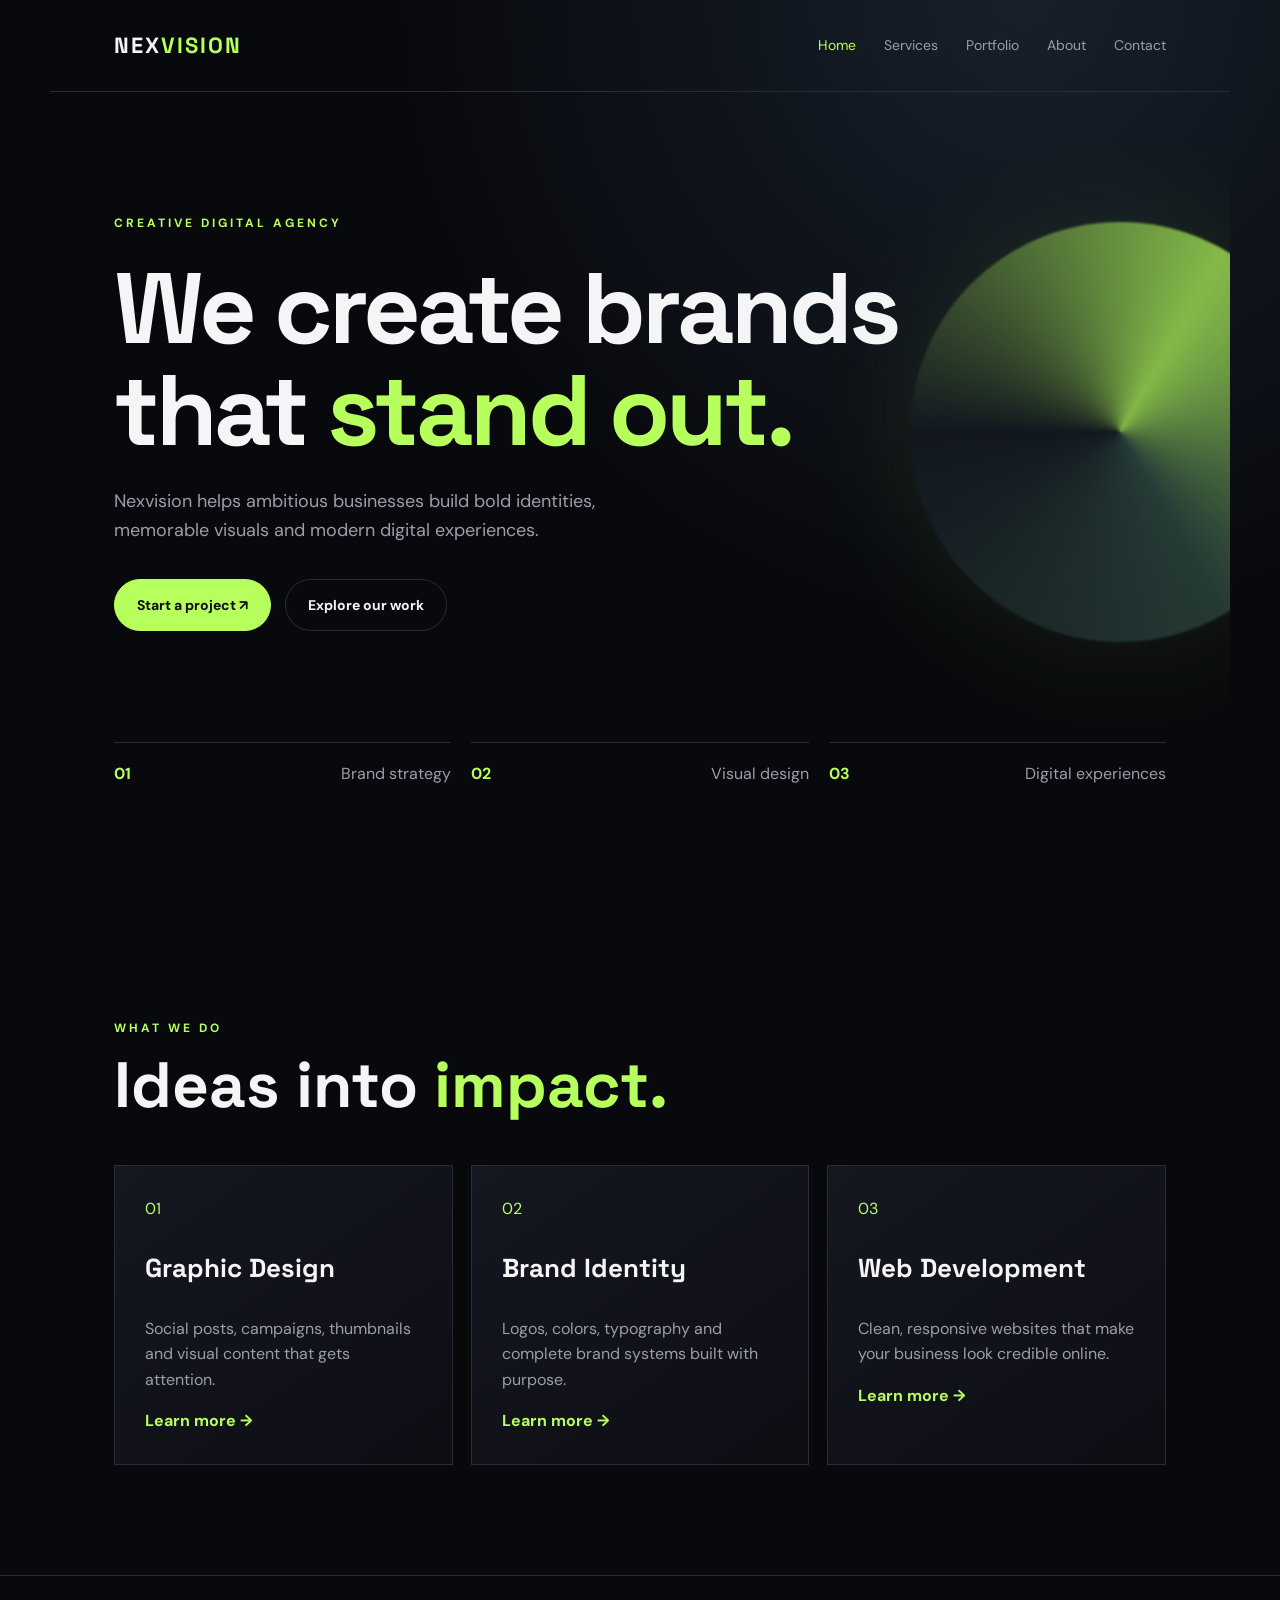
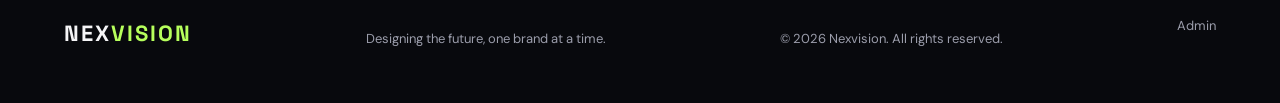
<file: index.html>
<!doctype html><html lang="en"><head><meta charset="UTF-8"><meta name="viewport" content="width=device-width,initial-scale=1"><title>Nexvision — Creative Digital Agency</title><link rel="stylesheet" href="style.css"></head><body><header><a class="logo" href="index.html">NEX<span>VISION</span></a><button class="menu" aria-label="Open menu">☰</button><nav><a class="active" href="index.html">Home</a><a href="services.html">Services</a><a href="portfolio.html">Portfolio</a><a href="about.html">About</a><a href="contact.html">Contact</a></nav></header><main><section class="hero"><p class="eyebrow">CREATIVE DIGITAL AGENCY</p><h1>We create brands<br>that <em>stand out.</em></h1><p class="lead">Nexvision helps ambitious businesses build bold identities, memorable visuals and modern digital experiences.</p><div class="actions"><a class="btn primary" href="contact.html">Start a project ↗</a><a class="btn ghost" href="portfolio.html">Explore our work</a></div><div class="orb"></div></section><section class="stats"><div><b>01</b><span>Brand strategy</span></div><div><b>02</b><span>Visual design</span></div><div><b>03</b><span>Digital experiences</span></div></section><section class="section"><p class="eyebrow">WHAT WE DO</p><h2>Ideas into <em>impact.</em></h2><div class="cards"><article><span>01</span><h3>Graphic Design</h3><p>Social posts, campaigns, thumbnails and visual content that gets attention.</p><a href="services.html">Learn more →</a></article><article><span>02</span><h3>Brand Identity</h3><p>Logos, colors, typography and complete brand systems built with purpose.</p><a href="services.html">Learn more →</a></article><article><span>03</span><h3>Web Development</h3><p>Clean, responsive websites that make your business look credible online.</p><a href="services.html">Learn more →</a></article></div></section></main><footer><div class="logo">NEX<span>VISION</span></div><p>Designing the future, one brand at a time.</p><p>© 2026 Nexvision. All rights reserved.</p><a href="admin.html">Admin</a></footer><script src="script.js"></script></body></html>
</file>
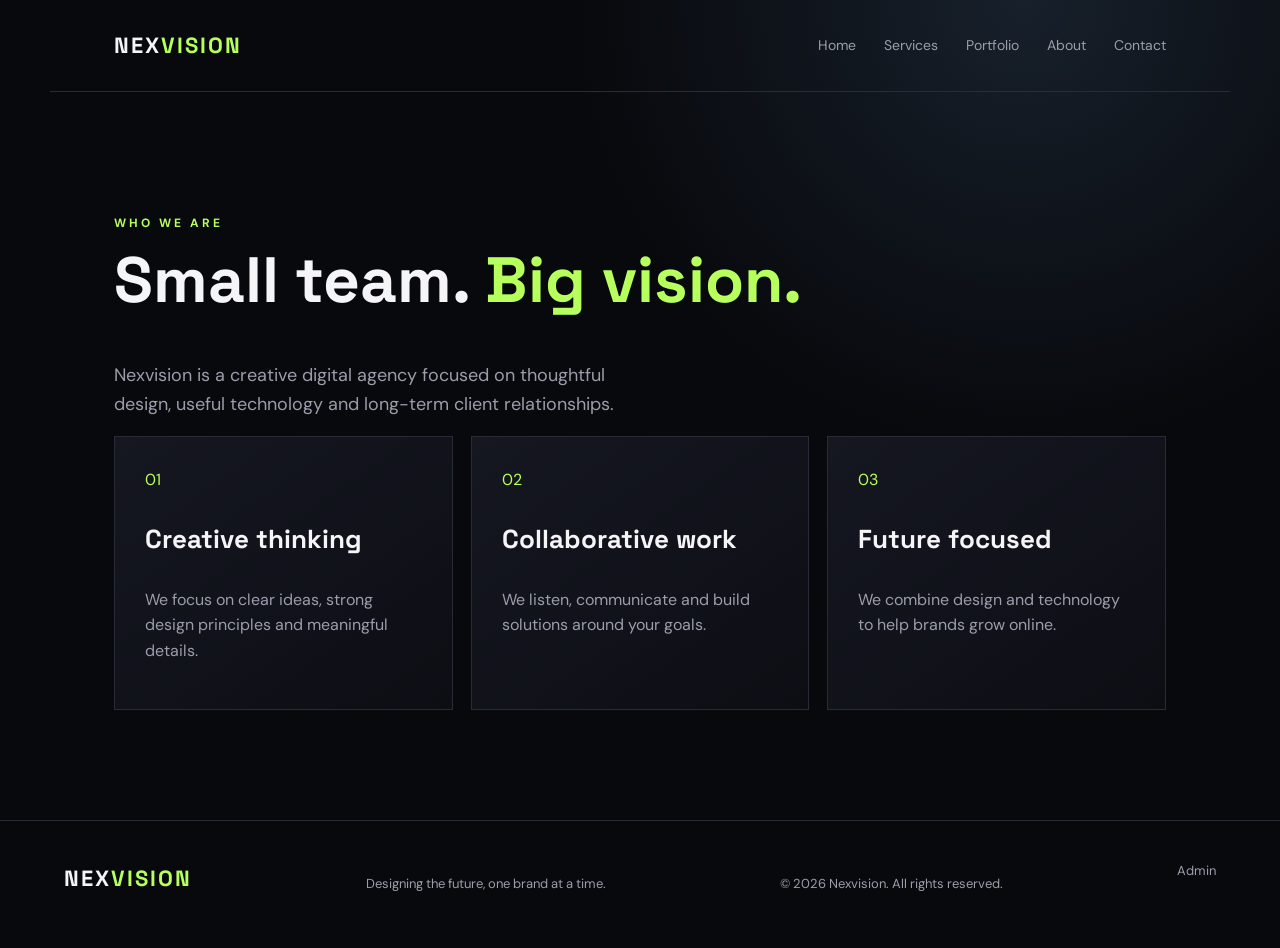
<file: about.html>
<!doctype html><html lang="en"><head><meta charset="UTF-8"><meta name="viewport" content="width=device-width,initial-scale=1"><title>Nexvision — About</title><link rel="stylesheet" href="style.css"></head><body><header><a class="logo" href="index.html">NEX<span>VISION</span></a><button class="menu" aria-label="Open menu">☰</button><nav><a href="index.html">Home</a><a href="services.html">Services</a><a href="portfolio.html">Portfolio</a><a href="about.html">About</a><a href="contact.html">Contact</a></nav></header><main><section class="section"><p class="eyebrow">WHO WE ARE</p><h2>Small team. <em>Big vision.</em></h2><p class="lead">Nexvision is a creative digital agency focused on thoughtful design, useful technology and long-term client relationships.</p><div class="cards"><article><span>01</span><h3>Creative thinking</h3><p>We focus on clear ideas, strong design principles and meaningful details.</p></article><article><span>02</span><h3>Collaborative work</h3><p>We listen, communicate and build solutions around your goals.</p></article><article><span>03</span><h3>Future focused</h3><p>We combine design and technology to help brands grow online.</p></article></div></section></main><footer><div class="logo">NEX<span>VISION</span></div><p>Designing the future, one brand at a time.</p><p>© 2026 Nexvision. All rights reserved.</p><a href="admin.html">Admin</a></footer><script src="script.js"></script></body></html>
</file>
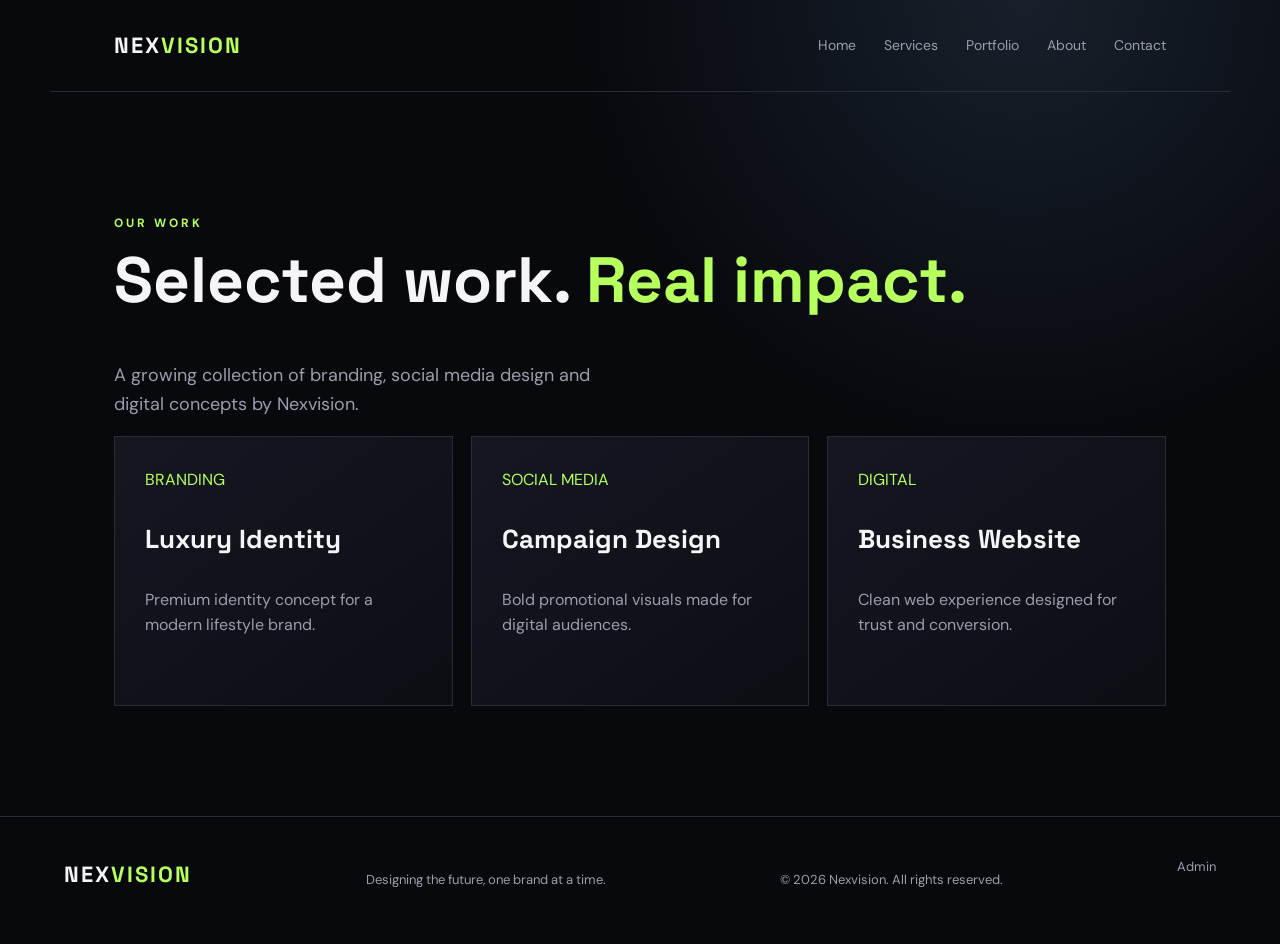
<file: portfolio.html>
<!doctype html><html lang="en"><head><meta charset="UTF-8"><meta name="viewport" content="width=device-width,initial-scale=1"><title>Nexvision — Portfolio</title><link rel="stylesheet" href="style.css"></head><body><header><a class="logo" href="index.html">NEX<span>VISION</span></a><button class="menu" aria-label="Open menu">☰</button><nav><a href="index.html">Home</a><a href="services.html">Services</a><a href="portfolio.html">Portfolio</a><a href="about.html">About</a><a href="contact.html">Contact</a></nav></header><main><section class="section"><p class="eyebrow">OUR WORK</p><h2>Selected work. <em>Real impact.</em></h2><p class="lead">A growing collection of branding, social media design and digital concepts by Nexvision.</p><div class="cards"><article><span>BRANDING</span><h3>Luxury Identity</h3><p>Premium identity concept for a modern lifestyle brand.</p></article><article><span>SOCIAL MEDIA</span><h3>Campaign Design</h3><p>Bold promotional visuals made for digital audiences.</p></article><article><span>DIGITAL</span><h3>Business Website</h3><p>Clean web experience designed for trust and conversion.</p></article></div></section></main><footer><div class="logo">NEX<span>VISION</span></div><p>Designing the future, one brand at a time.</p><p>© 2026 Nexvision. All rights reserved.</p><a href="admin.html">Admin</a></footer><script src="script.js"></script></body></html>
</file>
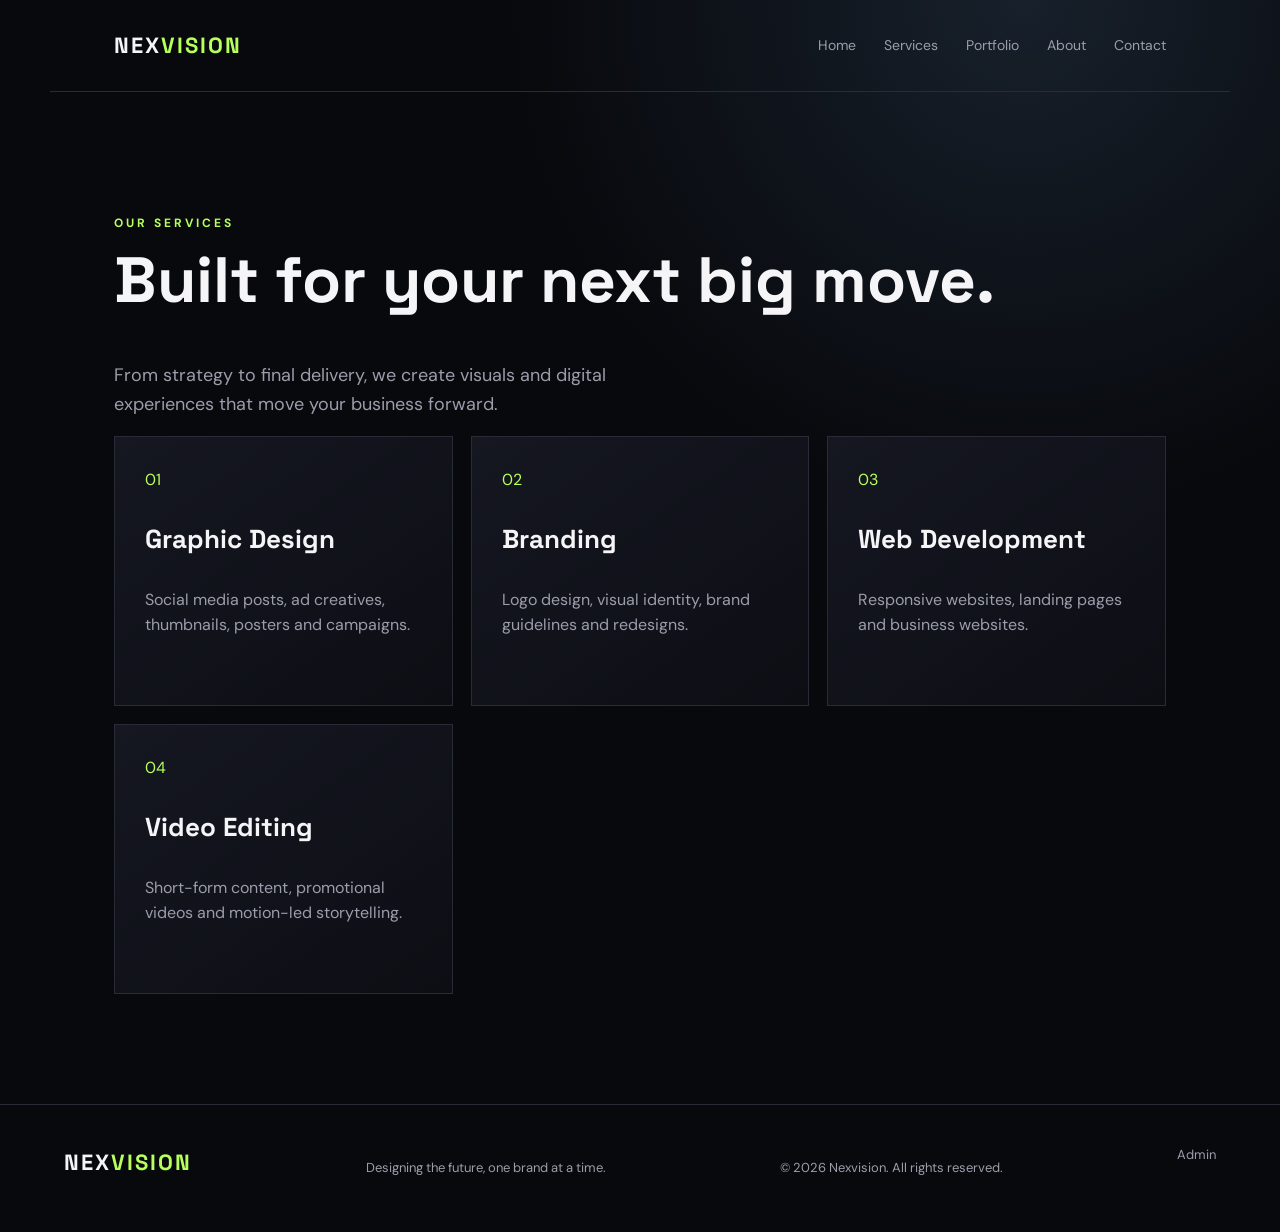
<file: services.html>
<!doctype html><html lang="en"><head><meta charset="UTF-8"><meta name="viewport" content="width=device-width,initial-scale=1"><title>Nexvision — Services</title><link rel="stylesheet" href="style.css"></head><body><header><a class="logo" href="index.html">NEX<span>VISION</span></a><button class="menu" aria-label="Open menu">☰</button><nav><a href="index.html">Home</a><a href="services.html">Services</a><a href="portfolio.html">Portfolio</a><a href="about.html">About</a><a href="contact.html">Contact</a></nav></header><main><section class="section"><p class="eyebrow">OUR SERVICES</p><h2>Built for your next big move.</h2><p class="lead">From strategy to final delivery, we create visuals and digital experiences that move your business forward.</p><div class="cards"><article><span>01</span><h3>Graphic Design</h3><p>Social media posts, ad creatives, thumbnails, posters and campaigns.</p></article><article><span>02</span><h3>Branding</h3><p>Logo design, visual identity, brand guidelines and redesigns.</p></article><article><span>03</span><h3>Web Development</h3><p>Responsive websites, landing pages and business websites.</p></article><article><span>04</span><h3>Video Editing</h3><p>Short-form content, promotional videos and motion-led storytelling.</p></article></div></section></main><footer><div class="logo">NEX<span>VISION</span></div><p>Designing the future, one brand at a time.</p><p>© 2026 Nexvision. All rights reserved.</p><a href="admin.html">Admin</a></footer><script src="script.js"></script></body></html>
</file>
<file: style.css>
@import url('https://fonts.googleapis.com/css2?family=DM+Sans:wght@400;500;700&family=Space+Grotesk:wght@400;500;600;700&display=swap');
:root{--bg:#08090d;--panel:#11131b;--text:#f5f5f7;--muted:#9b9dab;--line:#292b36;--accent:#b6ff5c}*{box-sizing:border-box}body{margin:0;background:radial-gradient(circle at 80% 0,#17202b 0,transparent 32%),var(--bg);color:var(--text);font-family:'DM Sans',sans-serif;line-height:1.6}a{color:inherit;text-decoration:none}header{max-width:1180px;margin:auto;padding:28px 5%;display:flex;align-items:center;justify-content:space-between;border-bottom:1px solid var(--line)}.logo{font-family:'Space Grotesk';font-weight:700;letter-spacing:2px;font-size:22px}.logo span{color:var(--accent)}nav{display:flex;gap:28px;color:var(--muted);font-size:14px}nav a:hover,nav .active{color:var(--accent)}.menu{display:none;background:none;border:0;color:white;font-size:24px}.hero,.section,.stats{max-width:1180px;margin:auto;padding:110px 5%}.hero{position:relative;min-height:650px;overflow:hidden}.eyebrow{font-size:12px;letter-spacing:3px;color:var(--accent);font-weight:700}.hero h1{font-family:'Space Grotesk';font-size:clamp(48px,8vw,100px);line-height:1.02;letter-spacing:-4px;max-width:850px;margin:25px 0}.hero em,h2 em{font-style:normal;color:var(--accent)}.lead{color:var(--muted);max-width:510px;font-size:18px}.actions{display:flex;gap:14px;flex-wrap:wrap;margin-top:34px}.btn{padding:14px 22px;border:1px solid var(--line);border-radius:100px;font-weight:700;font-size:14px}.primary{background:var(--accent);color:#0a0d08;border-color:var(--accent)}.ghost:hover{border-color:var(--accent)}.orb{position:absolute;width:420px;height:420px;border-radius:50%;right:-100px;top:130px;background:conic-gradient(from 30deg,#b6ff5c,#324f46,#151b23,#b6ff5c);filter:blur(1px);opacity:.7;box-shadow:0 0 120px #b6ff5c22}.stats{padding-top:0;display:grid;grid-template-columns:repeat(3,1fr);gap:20px}.stats div{border-top:1px solid var(--line);padding-top:18px;display:flex;justify-content:space-between;color:var(--muted)}.stats b{color:var(--accent)}h2{font-family:'Space Grotesk';font-size:clamp(38px,5vw,64px);line-height:1.1;margin:12px 0 45px}.cards{display:grid;grid-template-columns:repeat(3,1fr);gap:18px}.cards article{background:linear-gradient(145deg,#151721,#0d0e14);border:1px solid var(--line);padding:30px;min-height:270px}.cards span{color:var(--accent)}h3{font-family:'Space Grotesk';font-size:26px}.cards p{color:var(--muted)}.cards a{color:var(--accent);font-weight:700}footer{border-top:1px solid var(--line);padding:40px 5%;display:flex;gap:25px;justify-content:space-between;flex-wrap:wrap;color:var(--muted);font-size:13px}footer .logo{color:var(--text)}@media(max-width:700px){nav{display:none;position:absolute;top:80px;left:5%;right:5%;background:#11131b;padding:20px;flex-direction:column;z-index:5}.menu{display:block}nav.open{display:flex}.hero{padding-top:75px;min-height:620px}.hero h1{letter-spacing:-2px}.orb{width:250px;height:250px;right:-120px;top:380px}.stats,.cards{grid-template-columns:1fr}.section,.hero,.stats{padding-top:70px;padding-bottom:70px}}
.contact-form{max-width:650px;display:grid;gap:15px}.contact-form input,.contact-form textarea{width:100%;background:#11131b;color:white;border:1px solid var(--line);padding:16px;border-radius:8px;font:inherit}.contact-form button{width:max-content;cursor:pointer}.contact-form #form-msg{color:var(--accent)}

/* Admin + order system */
.hidden{display:none!important}.admin-page{min-height:100vh}.admin-head-actions{display:flex;gap:10px;align-items:center}.admin-shell{max-width:1180px;margin:auto;padding:70px 5% 100px}.panel{max-width:620px;margin:50px auto;padding:36px;background:linear-gradient(145deg,#151721,#0d0e14);border:1px solid var(--line);border-radius:18px}.panel h1,.dashboard h1{font-family:'Space Grotesk';font-size:clamp(42px,6vw,70px);line-height:1.05;margin:12px 0 18px}.dashboard-title-row{display:flex;justify-content:space-between;gap:30px;align-items:end}.order-stats{display:grid;grid-template-columns:repeat(4,1fr);gap:15px;margin:40px 0 20px}.stat-card{background:#11131b;border:1px solid var(--line);border-radius:14px;padding:20px}.stat-card span{display:block;color:var(--muted);font-size:13px;margin-bottom:8px}.stat-card strong{font-family:'Space Grotesk';font-size:32px}.orders-toolbar{display:grid;grid-template-columns:1fr 220px;gap:12px;margin-bottom:18px}.orders-toolbar input,.orders-toolbar select,.order-status{background:#11131b;color:white;border:1px solid var(--line);padding:14px;border-radius:10px;font:inherit}.orders-list{display:grid;gap:15px}.order-card{background:linear-gradient(145deg,#151721,#0d0e14);border:1px solid var(--line);border-radius:16px;padding:24px}.order-top{display:flex;justify-content:space-between;gap:15px;align-items:flex-start}.order-top h3{margin:5px 0 0}.order-id{font-size:12px;color:var(--muted)}.status-badge{padding:6px 10px;border:1px solid var(--line);border-radius:999px;font-size:12px;color:var(--accent)}.order-meta{display:flex;flex-wrap:wrap;gap:12px;margin:16px 0;color:var(--muted);font-size:13px}.order-contact{font-weight:700;margin-bottom:12px}.order-requirements{color:var(--muted);white-space:pre-wrap}.order-actions{display:flex;gap:10px;align-items:center;flex-wrap:wrap;margin-top:18px}.order-status{padding:12px 13px}.form-message{color:var(--accent);min-height:1.4em}.form-message.error{color:#ff7c7c}.btn.disabled{opacity:.45;pointer-events:none}.empty-state{text-align:center;border:1px dashed var(--line);padding:50px 20px;border-radius:16px;color:var(--muted)}.contact-form select{width:100%;background:#11131b;color:white;border:1px solid var(--line);padding:16px;border-radius:8px;font:inherit}.contact-form button:disabled{opacity:.6;cursor:wait}@media(max-width:800px){.dashboard-title-row{display:block}.order-stats{grid-template-columns:repeat(2,1fr)}.orders-toolbar{grid-template-columns:1fr}.admin-head-actions .ghost:first-child{display:none}}@media(max-width:520px){.order-stats{grid-template-columns:1fr}.admin-head-actions{gap:6px}.admin-head-actions .btn{padding:10px 13px}.panel{padding:25px}}
</file>
